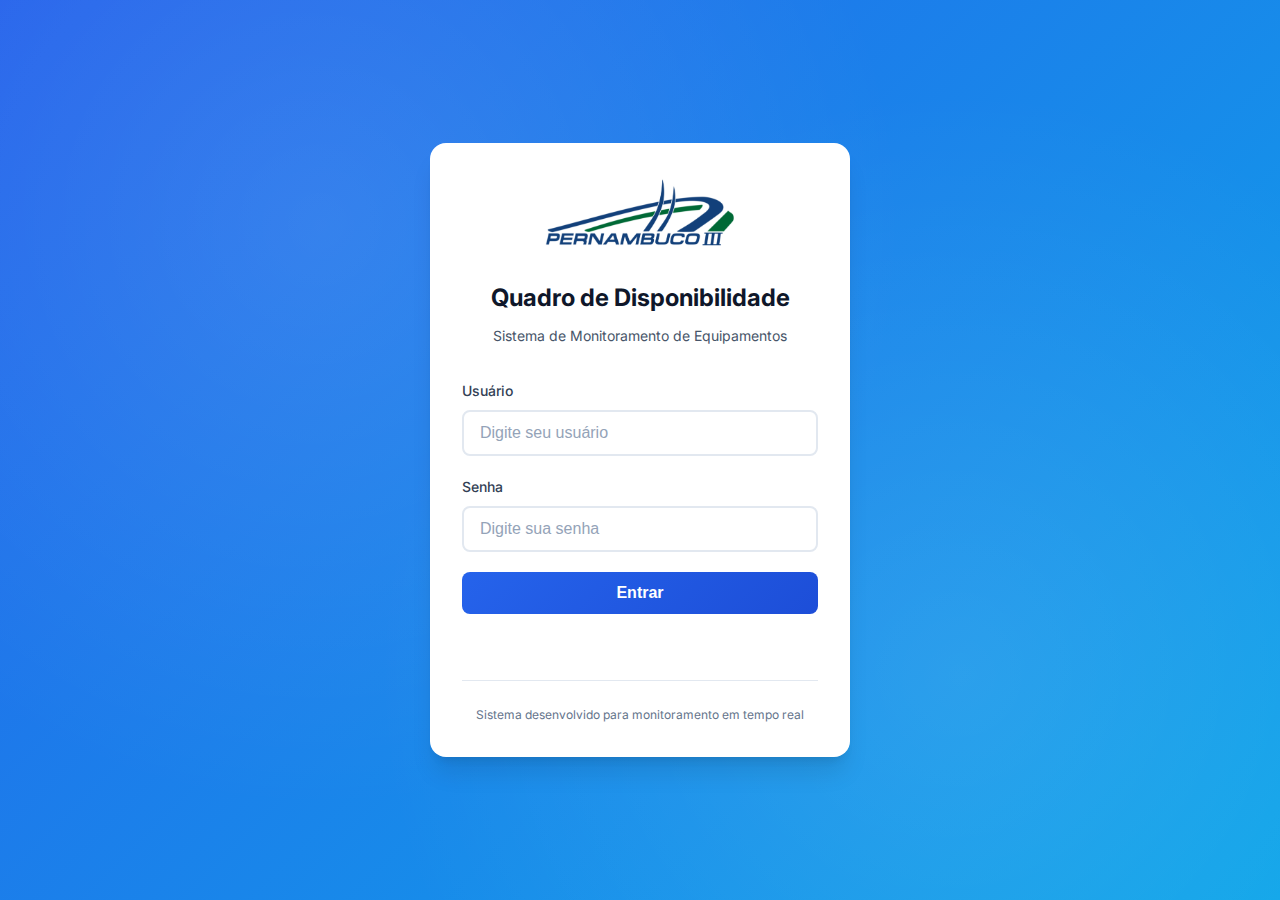
<file: index.html>
<!DOCTYPE html>
<html lang="pt-BR">
<head>
  <meta charset="UTF-8">
  <meta name="viewport" content="width=device-width, initial-scale=1">
  <title>Acesso - Quadro de Disponibilidade</title>
  <link rel="stylesheet" href="style.css">
  <link rel="preconnect" href="https://fonts.googleapis.com">
  <link rel="preconnect" href="https://fonts.gstatic.com" crossorigin>
  <link href="https://fonts.googleapis.com/css2?family=Inter:wght@300;400;500;600;700&display=swap" rel="stylesheet">
  <link rel="icon" type="image/png" href="favicon.png">
</head>
<body>
  <div class="login-container">
    <div class="login-card">
      <div class="logo-section">
        <img src="logomarca.png" alt="Logo Pernambuco III" class="logo">
        <h1 class="system-title">Quadro de Disponibilidade</h1>
        <p class="system-subtitle">Sistema de Monitoramento de Equipamentos</p>
      </div>
      
      <form class="login-form" id="loginForm">
        <div class="input-group">
          <label for="login" class="input-label">Usuário</label>
          <input type="text" id="login" class="input-field" placeholder="Digite seu usuário" required>
        </div>
        
        <div class="input-group">
          <label for="senha" class="input-label">Senha</label>
          <input type="password" id="senha" class="input-field" placeholder="Digite sua senha" required>
        </div>
        
        <button type="submit" class="login-button">
          <span class="button-text">Entrar</span>
          <div class="button-loader" style="display: none;"></div>
        </button>
        
        <div id="mensagem" class="error-message"></div>
      </form>
      
      <div class="login-footer">
        <p>Sistema desenvolvido para monitoramento em tempo real</p>
      </div>
    </div>
    
    <div class="background-pattern"></div>
  </div>

  <script>
    document.getElementById('loginForm').addEventListener('submit', function(e) {
      e.preventDefault();
      entrar();
    });

    function entrar() {
      const login = document.getElementById("login").value.toLowerCase().trim();
      const senha = document.getElementById("senha").value;
      const mensagem = document.getElementById("mensagem");
      const button = document.querySelector('.login-button');
      const buttonText = document.querySelector('.button-text');
      const buttonLoader = document.querySelector('.button-loader');
      
      // Limpar mensagem anterior
      mensagem.textContent = "";
      mensagem.className = "error-message";
      
      // Mostrar loading
      buttonText.style.display = 'none';
      buttonLoader.style.display = 'block';
      button.disabled = true;
      
      // Simular delay de autenticação
      setTimeout(() => {
        if (login === "admin" && senha === "admin") {
          mensagem.textContent = "Login realizado com sucesso!";
          mensagem.className = "success-message";
          setTimeout(() => {
            window.location.href = "entrada.html";
          }, 1000);
        } else if (login === "operador" && senha === "operador") {
          mensagem.textContent = "Login realizado com sucesso!";
          mensagem.className = "success-message";
          setTimeout(() => {
            window.location.href = "status.html";
          }, 1000);
        } else {
          mensagem.textContent = "Usuário ou senha inválidos.";
          mensagem.className = "error-message show";
          
          // Restaurar botão
          buttonText.style.display = 'block';
          buttonLoader.style.display = 'none';
          button.disabled = false;
        }
      }, 1500);
    }
  </script>
</body>
</html>
</file>
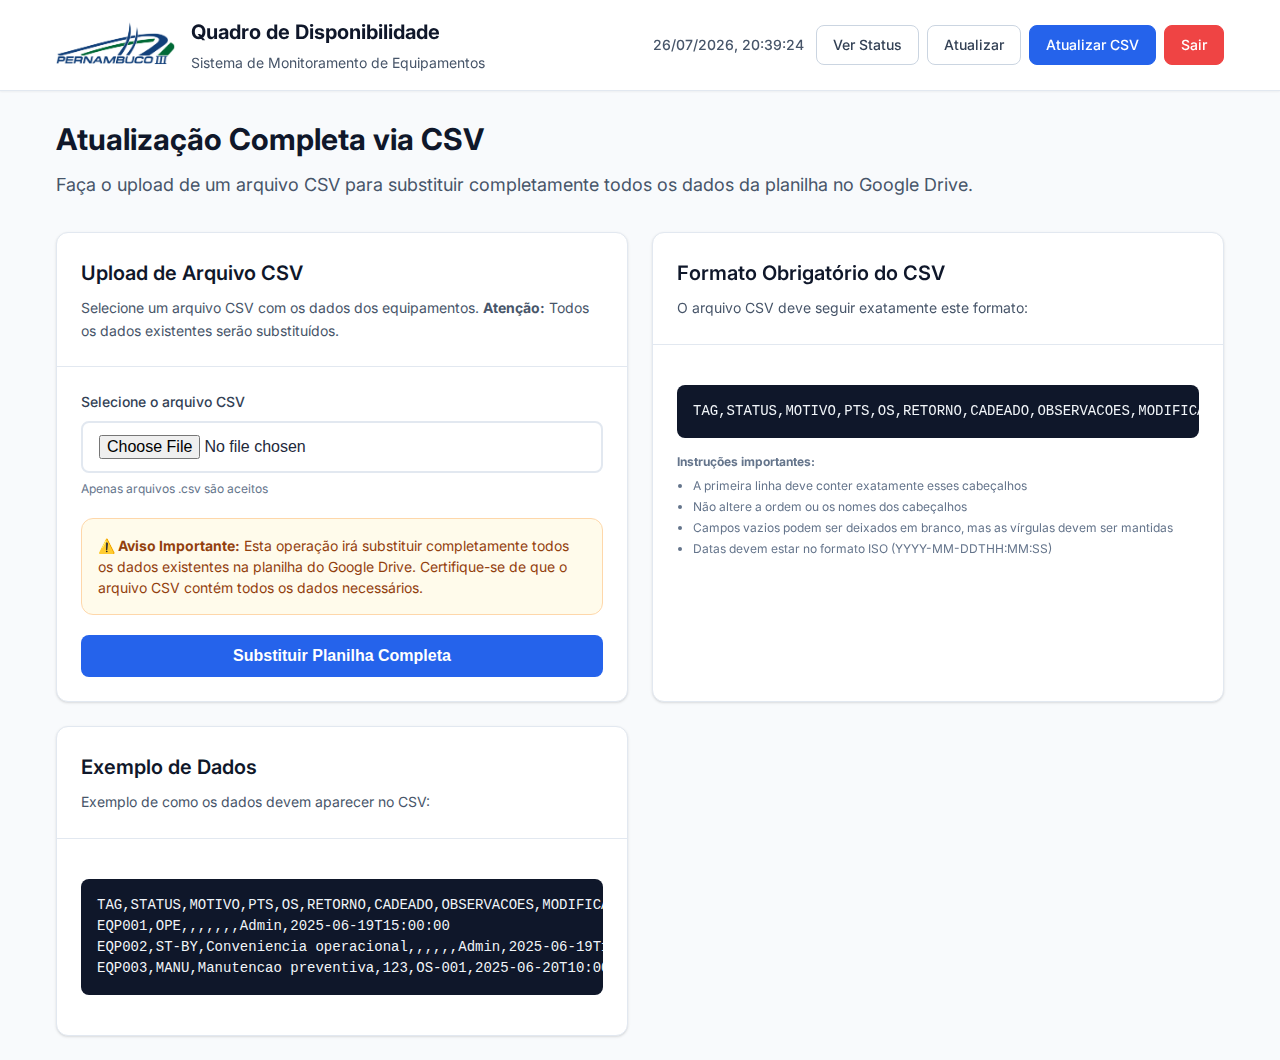
<file: csv_update.html>
<!DOCTYPE html>
<html lang="pt-BR">
<head>
  <meta charset="UTF-8" />
  <meta name="viewport" content="width=device-width, initial-scale=1.0"/>
  <title>Atualizar CSV - Pernambuco III</title>
  <link rel="stylesheet" href="style.css">
  <link rel="preconnect" href="https://fonts.googleapis.com">
  <link rel="preconnect" href="https://fonts.gstatic.com" crossorigin>
  <link href="https://fonts.googleapis.com/css2?family=Inter:wght@300;400;500;600;700&display=swap" rel="stylesheet">
  <link rel="icon" type="image/png" href="favicon.png">
</head>
<body>
  <header class="main-header">
    <div class="header-content">
      <div class="header-left">
        <img src="logomarca.png" alt="Logo Pernambuco III" class="header-logo">
        <div>
          <div class="header-title">Quadro de Disponibilidade</div>
          <div class="header-subtitle">Sistema de Monitoramento de Equipamentos</div>
        </div>
      </div>
      <div class="header-right">
        <div class="header-time" id="relogio"></div>
        <nav class="header-nav">
          <a href="status.html" class="nav-button">Ver Status</a>
          <a href="entrada.html" class="nav-button">Atualizar</a>
          <a href="csv_update.html" class="nav-button primary">Atualizar CSV</a>
          <a href="index.html" class="nav-button danger">Sair</a>
        </nav>
      </div>
    </div>
  </header>

  <div class="main-container">
    <div class="page-title">Atualização Completa via CSV</div>
    <div class="page-description">Faça o upload de um arquivo CSV para substituir completamente todos os dados da planilha no Google Drive.</div>
    
    <div class="form-grid">
      <div class="card">
        <div class="card-header">
          <div class="card-title">Upload de Arquivo CSV</div>
          <div class="card-description">Selecione um arquivo CSV com os dados dos equipamentos. <strong>Atenção:</strong> Todos os dados existentes serão substituídos.</div>
        </div>
        <div class="card-content">
          <form id="csv-upload-form">
            <div class="form-group">
              <label class="form-label" for="csvFile">Selecione o arquivo CSV</label>
              <input type="file" id="csvFile" class="form-input" accept=".csv" required>
              <div class="form-help">Apenas arquivos .csv são aceitos</div>
            </div>

            <div class="form-group">
              <div class="alert alert-warning">
                <strong>⚠️ Aviso Importante:</strong> Esta operação irá substituir completamente todos os dados existentes na planilha do Google Drive. Certifique-se de que o arquivo CSV contém todos os dados necessários.
              </div>
            </div>

            <button type="submit" class="form-button full-width">
              <span id="button-text">Substituir Planilha Completa</span>
              <div id="button-loader" class="loading-spinner" style="display: none;"></div>
            </button>
            
            <div id="mensagem" style="display:none;"></div>
          </form>
        </div>
      </div>

      <div class="card">
        <div class="card-header">
          <div class="card-title">Formato Obrigatório do CSV</div>
          <div class="card-description">O arquivo CSV deve seguir exatamente este formato:</div>
        </div>
        <div class="card-content">
          <pre class="code-block">TAG,STATUS,MOTIVO,PTS,OS,RETORNO,CADEADO,OBSERVACOES,MODIFICADO_POR,DATA</pre>
          <div class="form-help">
            <p><strong>Instruções importantes:</strong></p>
            <ul>
              <li>A primeira linha deve conter exatamente esses cabeçalhos</li>
              <li>Não altere a ordem ou os nomes dos cabeçalhos</li>
              <li>Campos vazios podem ser deixados em branco, mas as vírgulas devem ser mantidas</li>
              <li>Datas devem estar no formato ISO (YYYY-MM-DDTHH:MM:SS)</li>
            </ul>
          </div>
        </div>
      </div>

      <div class="card">
        <div class="card-header">
          <div class="card-title">Exemplo de Dados</div>
          <div class="card-description">Exemplo de como os dados devem aparecer no CSV:</div>
        </div>
        <div class="card-content">
          <pre class="code-block">TAG,STATUS,MOTIVO,PTS,OS,RETORNO,CADEADO,OBSERVACOES,MODIFICADO_POR,DATA
EQP001,OPE,,,,,,,Admin,2025-06-19T15:00:00
EQP002,ST-BY,Conveniencia operacional,,,,,,Admin,2025-06-19T15:00:00
EQP003,MANU,Manutencao preventiva,123,OS-001,2025-06-20T10:00,CADEADO-A,Teste,Admin,2025-06-19T15:00:00</pre>
        </div>
      </div>
    </div>
  </div>

  <script>
    // Endpoint do Google Apps Script
    const endpoint = "https://script.google.com/macros/s/AKfycbwSwlJATYl9L0GHOwNrGzRnhRsrNbaZedUd0lLGujwiF4noP8xHP8dUH9SrfVh7fAi0Sw/exec";
    
    // Inicialização
    document.addEventListener("DOMContentLoaded", function() {
      atualizarRelogio();
      setInterval(atualizarRelogio, 1000);
    });

    // Atualizar relógio
    function atualizarRelogio() {
      const agora = new Date();
      const relogio = document.getElementById("relogio");
      relogio.textContent = agora.toLocaleString("pt-BR");
    }

    // Submissão do formulário de upload CSV
    document.getElementById("csv-upload-form").addEventListener("submit", function(e) {
      e.preventDefault();
      handleCsvUpload();
    });

    async function handleCsvUpload() {
      const fileInput = document.getElementById("csvFile");
      const file = fileInput.files[0];
      const mensagem = document.getElementById("mensagem");
      const buttonText = document.getElementById("button-text");
      const buttonLoader = document.getElementById("button-loader");
      const submitButton = document.querySelector("button[type=\"submit\"]");

      if (!file) {
        mostrarMensagem("Por favor, selecione um arquivo CSV para upload.", "error");
        return;
      }

      // Validar se é um arquivo CSV
      if (!file.name.toLowerCase().endsWith('.csv')) {
        mostrarMensagem("Por favor, selecione apenas arquivos .csv", "error");
        return;
      }

      // Mostrar loading
      buttonText.style.display = "none";
      buttonLoader.style.display = "inline-block";
      submitButton.disabled = true;

      const reader = new FileReader();
      reader.onload = async function(e) {
        try {
          const csvText = e.target.result;
          const lines = csvText.split(/\r\n|\n/).filter(line => line.trim() !== ""); // Remove linhas vazias
          
          if (lines.length < 2) {
            throw new Error("O arquivo CSV deve conter pelo menos um cabeçalho e uma linha de dados.");
          }

          const headers = lines[0].split(",").map(h => h.trim());
          const expectedHeaders = ["TAG", "STATUS", "MOTIVO", "PTS", "OS", "RETORNO", "CADEADO", "OBSERVACOES", "MODIFICADO_POR", "DATA"];
          
          // Validar cabeçalhos
          if (JSON.stringify(headers) !== JSON.stringify(expectedHeaders)) {
            throw new Error(`Cabeçalhos incorretos. Esperado: ${expectedHeaders.join(",")}. Encontrado: ${headers.join(",")}`);
          }

          const data = [];
          for (let i = 1; i < lines.length; i++) {
            const values = lines[i].split(",");
            const row = {};
            headers.forEach((header, index) => {
              row[header] = values[index] ? values[index].trim() : "";
            });
            data.push(row);
          }

          // Enviar dados para o Google Apps Script com tipo específico para substituição completa
          const response = await fetch(endpoint, {
            method: "POST",
            headers: {
              "Content-Type": "application/json",
            },
            body: JSON.stringify({ 
              type: "full_replace", // Tipo específico para substituição completa
              data: data 
            })
          });

          if (!response.ok) {
            throw new Error(`HTTP error! status: ${response.status}`);
          }

          const result = await response.json();
          if (result.success) {
            mostrarMensagem(`Planilha substituída com sucesso! ${data.length} registros foram carregados.`, "success");
            fileInput.value = ""; // Limpa o input do arquivo
          } else {
            throw new Error(result.error || "Erro desconhecido ao processar o CSV");
          }
        } catch (error) {
          console.error("Erro ao processar CSV:", error);
          mostrarMensagem(`Erro ao processar CSV: ${error.message}`, "error");
        } finally {
          // Restaurar botão
          buttonText.style.display = "inline";
          buttonLoader.style.display = "none";
          submitButton.disabled = false;
        }
      };
      
      reader.onerror = function() {
        mostrarMensagem("Erro ao ler o arquivo CSV.", "error");
        // Restaurar botão
        buttonText.style.display = "inline";
        buttonLoader.style.display = "none";
        submitButton.disabled = false;
      };
      
      reader.readAsText(file);
    }

    function mostrarMensagem(texto, tipo) {
      const mensagem = document.getElementById("mensagem");
      mensagem.textContent = texto;
      mensagem.className = `message ${tipo}`;
      mensagem.style.display = "block";
      
      setTimeout(() => {
        mensagem.style.display = "none";
      }, 8000); // Mensagem fica visível por mais tempo para dar tempo de ler
    }
  </script>
</body>
</html>
</file>
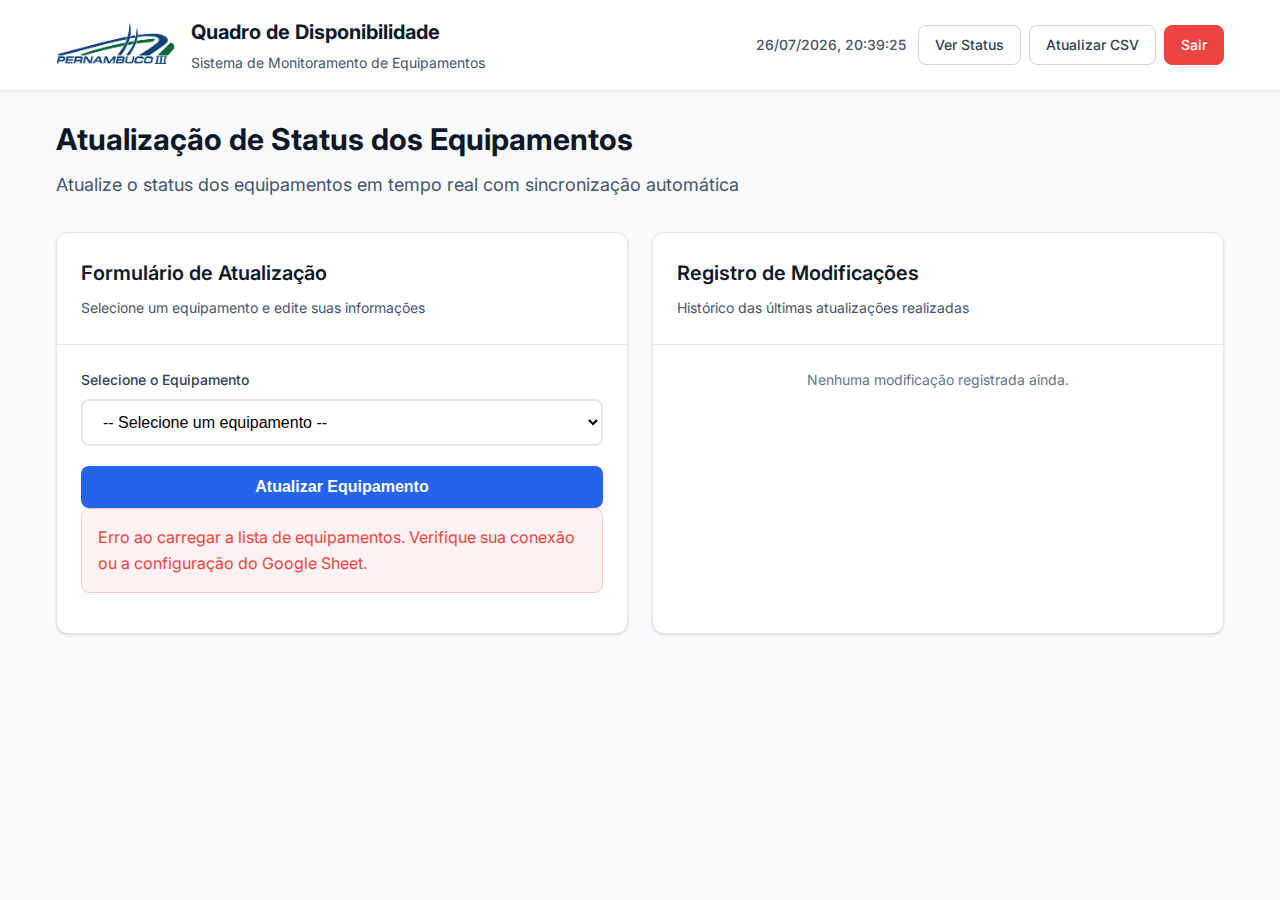
<file: entrada.html>
<!DOCTYPE html>
<html lang="pt-BR">
<head>
  <meta charset="UTF-8" />
  <meta name="viewport" content="width=device-width, initial-scale=1.0"/>
  <title>Entrada de Dados - Pernambuco III</title>
  <link rel="stylesheet" href="style.css">
  <link rel="preconnect" href="https://fonts.googleapis.com">
  <link rel="preconnect" href="https://fonts.gstatic.com" crossorigin>
  <link href="https://fonts.googleapis.com/css2?family=Inter:wght@300;400;500;600;700&display=swap" rel="stylesheet">
  <link rel="icon" type="image/png" href="favicon.png">
</head>
<body>
  <header class="main-header">
    <div class="header-content">
      <div class="header-left">
        <img src="logomarca.png" alt="Logo Pernambuco III" class="header-logo">
        <div>
          <div class="header-title">Quadro de Disponibilidade</div>
          <div class="header-subtitle">Sistema de Monitoramento de Equipamentos</div>
        </div>
      </div>
      <div class="header-right">
        <div class="header-time" id="relogio"></div>
        <nav class="header-nav">
          <a href="status.html" class="nav-button">Ver Status</a>
          <a href="csv_update.html" class="nav-button">Atualizar CSV</a>
          <a href="index.html" class="nav-button danger">Sair</a>
        </nav>
      </div>
    </div>
  </header>

  <div class="main-container">
    <div class="page-title">Atualização de Status dos Equipamentos</div>
    <div class="page-description">Atualize o status dos equipamentos em tempo real com sincronização automática</div>
    
    <div class="form-grid">
      <div class="card">
        <div class="card-header">
          <div class="card-title">Formulário de Atualização</div>
          <div class="card-description">Selecione um equipamento e edite suas informações</div>
        </div>
        <div class="card-content">
          <form id="form-status">
            <div class="form-group">
              <label class="form-label" for="dispositivo">Selecione o Equipamento</label>
              <select id="dispositivo" class="form-select" onchange="carregarDadosEquipamento()" required>
                <option value="">-- Selecione um equipamento --</option>
              </select>
            </div>

            <div id="dados-equipamento" style="display:none;">
              <div class="form-group">
                <label class="form-label" for="status">Status</label>
                <select id="status" class="form-select" onchange="atualizarCampos()" required>
                  <option value="">-- Selecione o status --</option>
                  <option value="OPE">Em Operação</option>
                  <option value="ST-BY">Em Stand-by</option>
                  <option value="MANU">Em Manutenção</option>
                </select>
              </div>

              <div id="standby-opcoes" class="form-group" style="display:none;">
                <label class="form-label" for="motivo">Motivo do Stand-by</label>
                <select id="motivo-standby" class="form-select">
                  <option value="">-- Selecione o motivo --</option>
                  <option value="Conveniencia operacional">Conveniência operacional</option>
                  <option value="Conveniencia do sistema">Conveniência do sistema</option>
                </select>
              </div>

              <div id="manutencao-campos" style="display:none;">
                <div class="form-group">
                  <label class="form-label" for="motivo-manutencao">Motivo da Manutenção</label>
                  <input type="text" id="motivo-manutencao" class="form-input" placeholder="Digite o motivo da manutenção">
                </div>
              </div>

              <div class="form-group">
                <label class="form-label" for="pts">Nº da PTS</label>
                <input type="text" id="pts" class="form-input" placeholder="Digite o número da PTS">
              </div>
              
              <div class="form-group">
                <label class="form-label" for="os">Nº da OS</label>
                <input type="text" id="os" class="form-input" placeholder="Digite o número da OS">
              </div>
              
              <div class="form-group">
                <label class="form-label" for="retorno">Previsão de retorno</label>
                <input type="datetime-local" id="retorno" class="form-input">
              </div>

              <div class="form-group">
                <label class="form-label" for="cadeado">Nº do Cadeado</label>
                <input type="text" id="cadeado" class="form-input" placeholder="Digite o número do cadeado">
              </div>

              <div class="form-group">
                <label class="form-label" for="observacoes">Observações (Máx. 100 caracteres)</label>
                <textarea id="observacoes" class="form-textarea" maxlength="100" rows="3" placeholder="Adicione observações sobre o status..."></textarea>
              </div>

              <div class="form-group">
                <label class="form-label" for="modificado_por">Modificado por</label>
                <input type="text" id="modificado_por" class="form-input" placeholder="Nome do responsável pela modificação" value="admin">
              </div>
            </div>

            <button type="submit" class="form-button full-width">
              <span id="button-text">Atualizar Equipamento</span>
              <div id="button-loader" class="loading-spinner" style="display: none;"></div>
            </button>
            
            <div id="mensagem" style="display:none;"></div>
          </form>
        </div>
      </div>

      <div class="card">
        <div class="card-header">
          <div class="card-title">Registro de Modificações</div>
          <div class="card-description">Histórico das últimas atualizações realizadas</div>
        </div>
        <div class="card-content">
          <div id="registro-lista">
            <p class="text-center text-sm" style="color: var(--gray-500);">Nenhuma modificação registrada ainda.</p>
          </div>
        </div>
      </div>
    </div>
  </div>

  <script>
    // Endpoint do Google Apps Script
    const endpoint = "https://script.google.com/macros/s/AKfycbwSwlJATYl9L0GHOwNrGzRnhRsrNbaZedUd0lLGujwiF4noP8xHP8dUH9SrfVh7fAi0Sw/exec";
    
    let equipamentosData = []; // Variável para armazenar os dados dos equipamentos
    let equipamentoSelecionado = null; // Equipamento atualmente selecionado

    // Inicialização
    document.addEventListener("DOMContentLoaded", function() {
      carregarEquipamentosDoSheet(); // Carrega equipamentos do Google Sheet
      carregarRegistros();
      atualizarRelogio();
      setInterval(atualizarRelogio, 1000);
      setInterval(carregarRegistros, 30000); // Atualiza a cada 30 segundos
    });

    // Carregar equipamentos do Google Sheet e preencher o dropdown
    async function carregarEquipamentosDoSheet() {
      const select = document.getElementById("dispositivo");
      select.innerHTML = "<option value=\"\">-- Selecione um equipamento --</option>"; // Limpa e adiciona opção padrão

      try {
        const response = await fetch(endpoint);
        const data = await response.json();
        equipamentosData = data; // Armazena os dados completos

        // Preencher o dropdown com as TAGs dos equipamentos
        equipamentosData.forEach(equip => {
          const option = document.createElement("option");
          option.value = equip.TAG;
          option.textContent = equip.TAG; // Exibe apenas a TAG
          select.appendChild(option);
        });
      } catch (error) {
        console.error("Erro ao carregar equipamentos do Google Sheet:", error);
        mostrarMensagem("Erro ao carregar a lista de equipamentos. Verifique sua conexão ou a configuração do Google Sheet.", "error");
      }
    }

    // Carregar dados do equipamento selecionado
    function carregarDadosEquipamento() {
      const select = document.getElementById("dispositivo");
      const dadosContainer = document.getElementById("dados-equipamento");
      
      if (select.value) {
        equipamentoSelecionado = equipamentosData.find(e => e.TAG === select.value);
        if (equipamentoSelecionado) {
          // Preencher todos os campos do formulário com os dados existentes
          document.getElementById("status").value = equipamentoSelecionado.STATUS || "";
          document.getElementById("pts").value = equipamentoSelecionado.PTS || "";
          document.getElementById("os").value = equipamentoSelecionado.OS || "";
          document.getElementById("retorno").value = equipamentoSelecionado.RETORNO ? new Date(equipamentoSelecionado.RETORNO).toISOString().slice(0,16) : "";
          document.getElementById("cadeado").value = equipamentoSelecionado.CADEADO || "";
          document.getElementById("observacoes").value = equipamentoSelecionado.OBSERVACOES || "";
          document.getElementById("modificado_por").value = equipamentoSelecionado.MODIFICADO_POR || "admin";
          
          // Preencher motivo baseado no status atual
          if (equipamentoSelecionado.STATUS === "ST-BY") {
            document.getElementById("motivo-standby").value = equipamentoSelecionado.MOTIVO || "";
          } else if (equipamentoSelecionado.STATUS === "MANU") {
            document.getElementById("motivo-manutencao").value = equipamentoSelecionado.MOTIVO || "";
          }
          
          atualizarCampos(); // Atualiza a visibilidade dos campos condicionais
          dadosContainer.style.display = "block";
        }
      } else {
        dadosContainer.style.display = "none";
        equipamentoSelecionado = null;
      }
    }

    // Atualizar campos baseado no status selecionado
    function atualizarCampos() {
      const status = document.getElementById("status").value;
      const standbyOpcoes = document.getElementById("standby-opcoes");
      const manutencaoCampos = document.getElementById("manutencao-campos");
      
      // Esconder todos os campos condicionais
      standbyOpcoes.style.display = "none";
      manutencaoCampos.style.display = "none";
      
      // Mostrar campos baseado no status
      if (status === "ST-BY") {
        standbyOpcoes.style.display = "block";
      } else if (status === "MANU") {
        manutencaoCampos.style.display = "block";
      }
    }

    // Atualizar relógio
    function atualizarRelogio() {
      const agora = new Date();
      const relogio = document.getElementById("relogio");
      relogio.textContent = agora.toLocaleString("pt-BR");
    }

    // Carregar registros do Google Sheets
    function carregarRegistros() {
      fetch(endpoint)
        .then(response => response.json())
        .then(data => {
          renderizarRegistros(data.slice(0, 10)); // Mostrar apenas os 10 mais recentes
        })
        .catch(error => {
          console.error("Erro ao carregar registros:", error);
        });
    }

    // Renderizar registros
    function renderizarRegistros(registros) {
      const lista = document.getElementById("registro-lista");
      
      if (registros.length === 0) {
        lista.innerHTML = "<p class=\"text-center text-sm\" style=\"color: var(--gray-500);\">Nenhuma modificação registrada ainda.</p>";
        return;
      }
      
      lista.innerHTML = registros.map(registro => `
        <div class="equipamento-card" style="margin-bottom: var(--spacing-4);">
          <div class="equipamento-header">
            <div class="equipamento-nome">${registro.TAG || "N/A"}</div>
            <span class="status-badge ${(registro.STATUS || "").toLowerCase()}">${registro.STATUS || "N/A"}</span>
          </div>
          <div class="equipamento-detalhes">
            ${registro.MOTIVO ? `<div class="equipamento-detail"><span class="detail-label">Motivo:</span><span class="detail-value">${registro.MOTIVO}</span></div>` : ""}
            ${registro.PTS ? `<div class="equipamento-detail"><span class="detail-label">PTS:</span><span class="detail-value">${registro.PTS}</span></div>` : ""}
            ${registro.OS ? `<div class="equipamento-detail"><span class="detail-label">OS:</span><span class="detail-value">${registro.OS}</span></div>` : ""}
            ${registro.OBSERVACOES ? `<div class="equipamento-detail"><span class="detail-label">Observações:</span><span class="detail-value">${registro.OBSERVACOES}</span></div>` : ""}
          </div>
          <div class="equipamento-footer">
            Por: ${registro.MODIFICADO_POR || "N/A"} • ${registro.DATA ? new Date(registro.DATA).toLocaleString("pt-BR") : "N/A"}
          </div>
        </div>
      `).join("");
    }

    // Submissão do formulário
    document.getElementById("form-status").addEventListener("submit", function(e) {
      e.preventDefault();
      salvarEquipamento();
    });

    async function salvarEquipamento() {
      const mensagem = document.getElementById("mensagem");
      const buttonText = document.getElementById("button-text");
      const buttonLoader = document.getElementById("button-loader");
      const submitButton = document.querySelector("button[type=\"submit\"]");
      
      // Validações
      const dispositivo = document.getElementById("dispositivo").value;
      const status = document.getElementById("status").value;
      
      if (!dispositivo || !equipamentoSelecionado) {
        mostrarMensagem("Por favor, selecione um equipamento.", "error");
        return;
      }
      
      if (!status) {
        mostrarMensagem("Por favor, selecione um status.", "error");
        return;
      }
      
      // Mostrar loading
      buttonText.style.display = "none";
      buttonLoader.style.display = "inline-block";
      submitButton.disabled = true;
      
      // Determinar o motivo baseado no status
      let motivo = "";
      if (status === "ST-BY") {
        motivo = document.getElementById("motivo-standby").value || "";
      } else if (status === "MANU") {
        motivo = document.getElementById("motivo-manutencao").value || "";
      }
      
      // Preparar dados atualizados para toda a linha
      const dados = {
        type: "update_row", // Tipo específico para atualização de linha
        TAG: dispositivo,
        STATUS: status,
        MOTIVO: motivo,
        PTS: document.getElementById("pts").value || "",
        OS: document.getElementById("os").value || "",
        RETORNO: document.getElementById("retorno").value || "",
        CADEADO: document.getElementById("cadeado").value || "",
        OBSERVACOES: document.getElementById("observacoes").value || "",
        MODIFICADO_POR: document.getElementById("modificado_por").value || "admin",
        DATA: new Date().toISOString()
      };
      
      // Enviar para Google Sheets
      try {
        const response = await fetch(endpoint, {
          method: "POST",
          headers: {
            "Content-Type": "application/json",
          },
          body: JSON.stringify(dados)
        });
        
        if (!response.ok) {
          throw new Error(`HTTP error! status: ${response.status}`);
        }
        
        const result = await response.json();
        if (result.success) {
          mostrarMensagem("Equipamento atualizado com sucesso!", "success");
          
          // Recarregar dados para atualizar a lista
          await carregarEquipamentosDoSheet();
          carregarRegistros();
          
          // Manter o equipamento selecionado e recarregar seus dados
          document.getElementById("dispositivo").value = dispositivo;
          carregarDadosEquipamento();
        } else {
          mostrarMensagem(`Erro ao atualizar equipamento: ${result.error || "Erro desconhecido"}`, "error");
        }
        
      } catch (error) {
        console.error("Erro:", error);
        mostrarMensagem("Erro ao atualizar equipamento. Tente novamente.", "error");
      } finally {
        // Restaurar botão
        buttonText.style.display = "inline";
        buttonLoader.style.display = "none";
        submitButton.disabled = false;
      }
    }

    function mostrarMensagem(texto, tipo) {
      const mensagem = document.getElementById("mensagem");
      mensagem.textContent = texto;
      mensagem.className = `message ${tipo}`;
      mensagem.style.display = "block";
      
      setTimeout(() => {
        mensagem.style.display = "none";
      }, 5000);
    }
  </script>
</body>
</html>
</file>
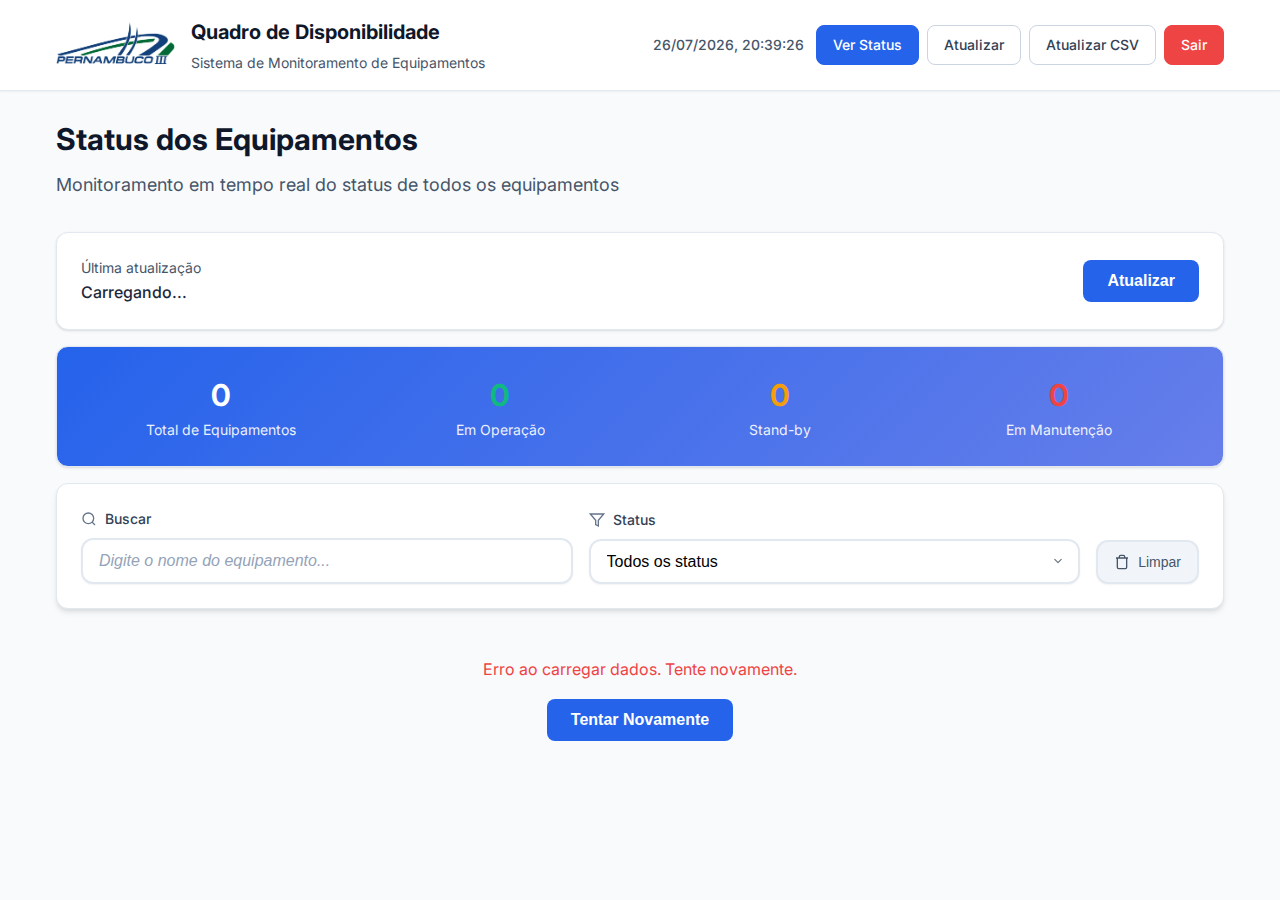
<file: status.html>
<!DOCTYPE html>
<html lang="pt-BR">
<head>
  <meta charset="UTF-8" />
  <meta name="viewport" content="width=device-width, initial-scale=1.0"/>
  <title>Status - Pernambuco III</title>
  <link rel="stylesheet" href="style.css">
  <link rel="preconnect" href="https://fonts.googleapis.com">
  <link rel="preconnect" href="https://fonts.gstatic.com" crossorigin>
  <link href="https://fonts.googleapis.com/css2?family=Inter:wght@300;400;500;600;700&display=swap" rel="stylesheet">
  <link rel="icon" type="image/png" href="favicon.png">
</head>
<body>
  <header class="main-header">
    <div class="header-content">
      <div class="header-left">
        <img src="logomarca.png" alt="Logo Pernambuco III" class="header-logo">
        <div>
          <div class="header-title">Quadro de Disponibilidade</div>
          <div class="header-subtitle">Sistema de Monitoramento de Equipamentos</div>
        </div>
      </div>
      <div class="header-right">
        <div class="header-time" id="relogio"></div>
        <nav class="header-nav">
          <a href="status.html" class="nav-button primary">Ver Status</a>
          <a href="entrada.html" class="nav-button">Atualizar</a>
          <a href="csv_update.html" class="nav-button">Atualizar CSV</a>
          <a href="index.html" class="nav-button danger">Sair</a>
        </nav>
      </div>
    </div>
  </header>

  <div class="main-container">
    <div class="page-title">Status dos Equipamentos</div>
    <div class="page-description">Monitoramento em tempo real do status de todos os equipamentos</div>
    
    <div class="card mb-4">
      <div class="card-content">
        <div class="flex items-center justify-between">
          <div>
            <div class="text-sm" style="color: var(--gray-600);">Última atualização</div>
            <div id="ultima-atualizacao" class="font-medium">Carregando...</div>
          </div>
          <button onclick="carregarEquipamentos()" class="form-button">
            <span id="refresh-text">Atualizar</span>
            <div id="refresh-loader" class="loading-spinner" style="display: none;"></div>
          </button>
        </div>
      </div>
    </div>

    <div class="card mb-4" style="border-radius: 12px; background: linear-gradient(135deg, var(--primary-color) 0%, #667eea 100%); color: white;">
      <div class="card-content">
        <div class="flex items-center gap-6">
          <div class="text-center" style="flex: 1;">
            <div id="total-equipamentos" class="text-3xl font-bold" style="color: white;">0</div>
            <div class="text-sm opacity-90">Total de Equipamentos</div>
          </div>
          <div class="text-center" style="flex: 1;">
            <div id="total-operacao" class="text-3xl font-bold" style="color: #10b981;">0</div>
            <div class="text-sm opacity-90">Em Operação</div>
          </div>
          <div class="text-center" style="flex: 1;">
            <div id="total-standby" class="text-3xl font-bold" style="color: #f59e0b;">0</div>
            <div class="text-sm opacity-90">Stand-by</div>
          </div>
          <div class="text-center" style="flex: 1;">
            <div id="total-manutencao" class="text-3xl font-bold" style="color: #ef4444;">0</div>
            <div class="text-sm opacity-90">Em Manutenção</div>
          </div>
        </div>
      </div>
    </div>

    <div class="card mb-4" style="border-radius: 12px; box-shadow: 0 4px 6px -1px rgba(0, 0, 0, 0.1), 0 2px 4px -1px rgba(0, 0, 0, 0.06);">
      <div class="card-content">
        <div class="modern-filters">
          <div class="filter-group">
            <div class="filter-label">
              <svg width="16" height="16" viewBox="0 0 24 24" fill="none" stroke="currentColor" stroke-width="2">
                <circle cx="11" cy="11" r="8"></circle>
                <path d="m21 21-4.35-4.35"></path>
              </svg>
              Buscar
            </div>
            <input type="text" id="filtro-busca" class="modern-input" placeholder="Digite o nome do equipamento...">
          </div>
          
          <div class="filter-group">
            <div class="filter-label">
              <svg width="16" height="16" viewBox="0 0 24 24" fill="none" stroke="currentColor" stroke-width="2">
                <polygon points="22,3 2,3 10,12.46 10,19 14,21 14,12.46"></polygon>
              </svg>
              Status
            </div>
            <select id="filtro-status" class="modern-select">
              <option value="">Todos os status</option>
              <option value="OPE">🟢 Em Operação</option>
              <option value="ST-BY">🟡 Stand-by</option>
              <option value="MANU">🔴 Em Manutenção</option>
            </select>
          </div>

          <div class="filter-actions">
            <button onclick="limparFiltros()" class="filter-clear-btn">
              <svg width="16" height="16" viewBox="0 0 24 24" fill="none" stroke="currentColor" stroke-width="2">
                <path d="M3 6h18"></path>
                <path d="M19 6v14c0 1-1 2-2 2H7c-1 0-2-1-2-2V6"></path>
                <path d="M8 6V4c0-1 1-2 2-2h4c1 0 2 1 2 2v2"></path>
              </svg>
              Limpar
            </button>
          </div>
        </div>
      </div>
    </div>
    
    <div id="loading-container" class="text-center" style="padding: var(--spacing-8);">
      <div class="loading-spinner" style="margin: 0 auto var(--spacing-4);"></div>
      <div style="color: var(--gray-600);">Carregando equipamentos...</div>
    </div>
    
    <div class="equipamentos-grid" id="equipamentos-container" style="display: none;"></div>
    
    <div id="no-results" class="text-center" style="padding: var(--spacing-8); display: none;">
      <div style="color: var(--gray-500);">Nenhum equipamento encontrado com os filtros aplicados.</div>
    </div>
  </div>

  <script>
    // Endpoint do Google Apps Script
    const endpoint = "https://script.google.com/macros/s/AKfycbwSwlJATYl9L0GHOwNrGzRnhRsrNbaZedUd0lLGujwiF4noP8xHP8dUH9SrfVh7fAi0Sw/exec";
    
    let equipamentosData = [];
    let equipamentosFiltrados = [];

    // Inicialização
    document.addEventListener("DOMContentLoaded", function() {
      carregarEquipamentos();
      atualizarRelogio();
      setInterval(atualizarRelogio, 1000);
      setInterval(carregarEquipamentos, 30000); // Atualiza a cada 30 segundos
      
      // Event listeners para filtros
      document.getElementById("filtro-busca").addEventListener("input", aplicarFiltros);
      document.getElementById("filtro-status").addEventListener("change", aplicarFiltros);
    });

    // Atualizar relógio
    function atualizarRelogio() {
      const agora = new Date();
      const relogio = document.getElementById("relogio");
      relogio.textContent = agora.toLocaleString("pt-BR");
    }

    // Carregar equipamentos do Google Sheets
    function carregarEquipamentos() {
      const refreshText = document.getElementById("refresh-text");
      const refreshLoader = document.getElementById("refresh-loader");
      const refreshButton = document.querySelector("button[onclick=\"carregarEquipamentos()\"]");
      
      // Mostrar loading no botão
      if (refreshText && refreshLoader) {
        refreshText.style.display = "none";
        refreshLoader.style.display = "inline-block";
        refreshButton.disabled = true;
      }
      
      fetch(endpoint)
        .then(response => response.json())
        .then(data => {
          equipamentosData = data;
          aplicarFiltros();
          atualizarEstatisticas();
          atualizarUltimaAtualizacao();
          
          // Esconder loading e mostrar conteúdo
          document.getElementById("loading-container").style.display = "none";
          document.getElementById("equipamentos-container").style.display = "grid";
        })
        .catch(error => {
          console.error("Erro ao carregar equipamentos:", error);
          document.getElementById("loading-container").innerHTML = `
            <div style="color: var(--error-color);">Erro ao carregar dados. Tente novamente.</div>
            <button onclick="carregarEquipamentos()" class="form-button" style="margin-top: var(--spacing-4);">Tentar Novamente</button>
          `;
        })
        .finally(() => {
          // Restaurar botão
          if (refreshText && refreshLoader) {
            refreshText.style.display = "inline";
            refreshLoader.style.display = "none";
            refreshButton.disabled = false;
          }
        });
    }

    // Aplicar filtros
    function aplicarFiltros() {
      const busca = document.getElementById("filtro-busca").value.toLowerCase();
      const statusFiltro = document.getElementById("filtro-status").value;
      
      equipamentosFiltrados = equipamentosData.filter(equip => {
        const matchBusca = !busca || 
          (equip.TAG && equip.TAG.toLowerCase().includes(busca)) ||
          (equip.NOME && equip.NOME.toLowerCase().includes(busca));
        
        const matchStatus = !statusFiltro || equip.STATUS === statusFiltro;
        
        return matchBusca && matchStatus;
      });
      
      renderizarEquipamentos();
    }

    // Limpar filtros
    function limparFiltros() {
      document.getElementById("filtro-busca").value = "";
      document.getElementById("filtro-status").value = "";
      aplicarFiltros();
    }

    // Renderizar equipamentos
    function renderizarEquipamentos() {
      const container = document.getElementById("equipamentos-container");
      const noResults = document.getElementById("no-results");
      
      if (equipamentosFiltrados.length === 0) {
        container.style.display = "none";
        noResults.style.display = "block";
        return;
      }
      
      container.style.display = "grid";
      noResults.style.display = "none";
      
      container.innerHTML = equipamentosFiltrados.map(equip => `
        <div class="equipamento-card fade-in">
          <div class="equipamento-header">
            <div class="equipamento-nome">${equip.TAG || "N/A"}</div>
            <span class="status-badge ${(equip.STATUS || "").toLowerCase().replace("-", "")}">${equip.STATUS || "N/A"}</span>
          </div>
          <div class="equipamento-detalhes">
            ${equip.MOTIVO ? `
              <div class="equipamento-detail">
                <span class="detail-label">Motivo:</span>
                <span class="detail-value">${equip.MOTIVO}</span>
              </div>
            ` : ""}
            ${equip.PTS ? `
              <div class="equipamento-detail">
                <span class="detail-label">PTS:</span>
                <span class="detail-value">${equip.PTS}</span>
              </div>
            ` : ""}
            ${equip.OS ? `
              <div class="equipamento-detail">
                <span class="detail-label">OS:</span>
                <span class="detail-value">${equip.OS}</span>
              </div>
            ` : ""}
            ${equip.RETORNO ? `
              <div class="equipamento-detail">
                <span class="detail-label">Retorno:</span>
                <span class="detail-value">${new Date(equip.RETORNO).toLocaleString("pt-BR")}</span>
              </div>
            ` : ""}
            ${equip.CADEADO ? `
              <div class="equipamento-detail">
                <span class="detail-label">Cadeado:</span>
                <span class="detail-value">${equip.CADEADO}</span>
              </div>
            ` : ""}
            ${equip.OBSERVACOES ? `
              <div class="equipamento-detail">
                <span class="detail-label">Observações:</span>
                <span class="detail-value">${equip.OBSERVACOES}</span>
              </div>
            ` : ""}
          </div>
          <div class="equipamento-footer">
            ${equip.MODIFICADO_POR ? `Por: ${equip.MODIFICADO_POR}` : ""} 
            ${equip.DATA ? `• ${new Date(equip.DATA).toLocaleString("pt-BR")}` : ""}
          </div>
        </div>
      `).join("");
    }

    // Atualizar estatísticas
    function atualizarEstatisticas() {
      const total = equipamentosData.length;
      const operacao = equipamentosData.filter(e => e.STATUS === "OPE").length;
      const standby = equipamentosData.filter(e => e.STATUS === "ST-BY").length;
      const manutencao = equipamentosData.filter(e => e.STATUS === "MANU").length;
      
      document.getElementById("total-equipamentos").textContent = total;
      document.getElementById("total-operacao").textContent = operacao;
      document.getElementById("total-standby").textContent = standby;
      document.getElementById("total-manutencao").textContent = manutencao;
    }

    // Atualizar última atualização
    function atualizarUltimaAtualizacao() {
      const agora = new Date();
      document.getElementById("ultima-atualizacao").textContent = agora.toLocaleString("pt-BR");
    }
  </script>
</body>
</html>
</file>
<file: style.css>
/* Reset e configurações base */
* {
  margin: 0;
  padding: 0;
  box-sizing: border-box;
}

:root {
  /* Cores principais */
  --primary-color: #2563eb;
  --primary-hover: #1d4ed8;
  --primary-light: #dbeafe;
  --secondary-color: #64748b;
  --accent-color: #0ea5e9;
  
  /* Cores de status */
  --success-color: #10b981;
  --warning-color: #f59e0b;
  --error-color: #ef4444;
  --info-color: #3b82f6;
  
  /* Cores neutras */
  --white: #ffffff;
  --gray-50: #f8fafc;
  --gray-100: #f1f5f9;
  --gray-200: #e2e8f0;
  --gray-300: #cbd5e1;
  --gray-400: #94a3b8;
  --gray-500: #64748b;
  --gray-600: #475569;
  --gray-700: #334155;
  --gray-800: #1e293b;
  --gray-900: #0f172a;
  
  /* Tipografia */
  --font-family: 'Inter', -apple-system, BlinkMacSystemFont, 'Segoe UI', Roboto, sans-serif;
  --font-size-xs: 0.75rem;
  --font-size-sm: 0.875rem;
  --font-size-base: 1rem;
  --font-size-lg: 1.125rem;
  --font-size-xl: 1.25rem;
  --font-size-2xl: 1.5rem;
  --font-size-3xl: 1.875rem;
  --font-size-4xl: 2.25rem;
  
  /* Espaçamentos */
  --spacing-1: 0.25rem;
  --spacing-2: 0.5rem;
  --spacing-3: 0.75rem;
  --spacing-4: 1rem;
  --spacing-5: 1.25rem;
  --spacing-6: 1.5rem;
  --spacing-8: 2rem;
  --spacing-10: 2.5rem;
  --spacing-12: 3rem;
  --spacing-16: 4rem;
  
  /* Bordas */
  --border-radius-sm: 0.375rem;
  --border-radius: 0.5rem;
  --border-radius-lg: 0.75rem;
  --border-radius-xl: 1rem;
  
  /* Sombras */
  --shadow-sm: 0 1px 2px 0 rgb(0 0 0 / 0.05);
  --shadow: 0 1px 3px 0 rgb(0 0 0 / 0.1), 0 1px 2px -1px rgb(0 0 0 / 0.1);
  --shadow-md: 0 4px 6px -1px rgb(0 0 0 / 0.1), 0 2px 4px -2px rgb(0 0 0 / 0.1);
  --shadow-lg: 0 10px 15px -3px rgb(0 0 0 / 0.1), 0 4px 6px -4px rgb(0 0 0 / 0.1);
  --shadow-xl: 0 20px 25px -5px rgb(0 0 0 / 0.1), 0 8px 10px -6px rgb(0 0 0 / 0.1);
}

body {
  font-family: var(--font-family);
  line-height: 1.6;
  color: var(--gray-800);
  background-color: var(--gray-50);
  -webkit-font-smoothing: antialiased;
  -moz-osx-font-smoothing: grayscale;
}

/* === PÁGINA DE LOGIN === */
.login-container {
  min-height: 100vh;
  display: flex;
  align-items: center;
  justify-content: center;
  padding: var(--spacing-4);
  position: relative;
  background: linear-gradient(135deg, var(--primary-color) 0%, var(--accent-color) 100%);
}

.background-pattern {
  position: absolute;
  top: 0;
  left: 0;
  right: 0;
  bottom: 0;
  background-image: 
    radial-gradient(circle at 25% 25%, rgba(255, 255, 255, 0.1) 0%, transparent 50%),
    radial-gradient(circle at 75% 75%, rgba(255, 255, 255, 0.1) 0%, transparent 50%);
  pointer-events: none;
}

.login-card {
  background: var(--white);
  border-radius: var(--border-radius-xl);
  box-shadow: var(--shadow-xl);
  padding: var(--spacing-8);
  width: 100%;
  max-width: 420px;
  position: relative;
  z-index: 1;
}

.logo-section {
  text-align: center;
  margin-bottom: var(--spacing-8);
}

.logo {
  height: 80px;
  width: auto;
  margin-bottom: var(--spacing-4);
}

.system-title {
  font-size: var(--font-size-2xl);
  font-weight: 700;
  color: var(--gray-900);
  margin-bottom: var(--spacing-2);
}

.system-subtitle {
  font-size: var(--font-size-sm);
  color: var(--gray-600);
  font-weight: 400;
}

.login-form {
  margin-bottom: var(--spacing-6);
}

.input-group {
  margin-bottom: var(--spacing-5);
}

.input-label {
  display: block;
  font-size: var(--font-size-sm);
  font-weight: 500;
  color: var(--gray-700);
  margin-bottom: var(--spacing-2);
}

.input-field {
  width: 100%;
  padding: var(--spacing-3) var(--spacing-4);
  border: 2px solid var(--gray-200);
  border-radius: var(--border-radius);
  font-size: var(--font-size-base);
  transition: all 0.2s ease;
  background-color: var(--white);
}

.input-field:focus {
  outline: none;
  border-color: var(--primary-color);
  box-shadow: 0 0 0 3px rgba(37, 99, 235, 0.1);
}

.input-field::placeholder {
  color: var(--gray-400);
}

.login-button {
  width: 100%;
  padding: var(--spacing-3) var(--spacing-4);
  background: linear-gradient(135deg, var(--primary-color) 0%, var(--primary-hover) 100%);
  color: var(--white);
  border: none;
  border-radius: var(--border-radius);
  font-size: var(--font-size-base);
  font-weight: 600;
  cursor: pointer;
  transition: all 0.2s ease;
  position: relative;
  overflow: hidden;
}

.login-button:hover:not(:disabled) {
  transform: translateY(-1px);
  box-shadow: var(--shadow-lg);
}

.login-button:disabled {
  cursor: not-allowed;
  opacity: 0.7;
}

.button-loader {
  width: 20px;
  height: 20px;
  border: 2px solid rgba(255, 255, 255, 0.3);
  border-top: 2px solid var(--white);
  border-radius: 50%;
  animation: spin 1s linear infinite;
  margin: 0 auto;
}

@keyframes spin {
  0% { transform: rotate(0deg); }
  100% { transform: rotate(360deg); }
}

.error-message, .success-message {
  font-size: var(--font-size-sm);
  text-align: center;
  padding: var(--spacing-3);
  border-radius: var(--border-radius);
  margin-top: var(--spacing-4);
  opacity: 0;
  transform: translateY(-10px);
  transition: all 0.3s ease;
}

.error-message.show, .success-message {
  opacity: 1;
  transform: translateY(0);
}

.error-message {
  background-color: #fef2f2;
  color: var(--error-color);
  border: 1px solid #fecaca;
}

.success-message {
  background-color: #f0fdf4;
  color: var(--success-color);
  border: 1px solid #bbf7d0;
}

.login-footer {
  text-align: center;
  padding-top: var(--spacing-6);
  border-top: 1px solid var(--gray-200);
}

.login-footer p {
  font-size: var(--font-size-xs);
  color: var(--gray-500);
}

/* === HEADER PRINCIPAL === */
.main-header {
  background: var(--white);
  border-bottom: 1px solid var(--gray-200);
  padding: var(--spacing-4) 0;
  position: sticky;
  top: 0;
  z-index: 100;
  box-shadow: var(--shadow-sm);
}

.header-content {
  max-width: 1200px;
  margin: 0 auto;
  padding: 0 var(--spacing-4);
  display: flex;
  align-items: center;
  justify-content: space-between;
}

.header-left {
  display: flex;
  align-items: center;
  gap: var(--spacing-4);
}

.header-logo {
  height: 50px;
  width: auto;
}

.header-title {
  font-size: var(--font-size-xl);
  font-weight: 700;
  color: var(--gray-900);
}

.header-subtitle {
  font-size: var(--font-size-sm);
  color: var(--gray-600);
  margin-top: var(--spacing-1);
}

.header-right {
  display: flex;
  align-items: center;
  gap: var(--spacing-3);
}

.header-time {
  font-size: var(--font-size-sm);
  color: var(--gray-600);
  font-weight: 500;
}

.header-nav {
  display: flex;
  gap: var(--spacing-2);
}

.nav-button {
  padding: var(--spacing-2) var(--spacing-4);
  border: 1px solid var(--gray-300);
  background: var(--white);
  color: var(--gray-700);
  text-decoration: none;
  border-radius: var(--border-radius);
  font-size: var(--font-size-sm);
  font-weight: 500;
  transition: all 0.2s ease;
}

.nav-button:hover {
  background: var(--gray-50);
  border-color: var(--gray-400);
}

.nav-button.primary {
  background: var(--primary-color);
  color: var(--white);
  border-color: var(--primary-color);
}

.nav-button.primary:hover {
  background: var(--primary-hover);
}

.nav-button.danger {
  background: var(--error-color);
  color: var(--white);
  border-color: var(--error-color);
}

.nav-button.danger:hover {
  background: #dc2626;
}

/* === CONTAINER PRINCIPAL === */
.main-container {
  max-width: 1200px;
  margin: 0 auto;
  padding: var(--spacing-6) var(--spacing-4);
}

.page-title {
  font-size: var(--font-size-3xl);
  font-weight: 700;
  color: var(--gray-900);
  margin-bottom: var(--spacing-2);
}

.page-description {
  font-size: var(--font-size-lg);
  color: var(--gray-600);
  margin-bottom: var(--spacing-8);
}

/* === CARDS === */
.card {
  background: var(--white);
  border-radius: var(--border-radius-lg);
  box-shadow: var(--shadow);
  border: 1px solid var(--gray-200);
  overflow: hidden;
}

.card-header {
  padding: var(--spacing-6);
  border-bottom: 1px solid var(--gray-200);
}

.card-title {
  font-size: var(--font-size-xl);
  font-weight: 600;
  color: var(--gray-900);
  margin-bottom: var(--spacing-2);
}

.card-description {
  font-size: var(--font-size-sm);
  color: var(--gray-600);
}

.card-content {
  padding: var(--spacing-6);
}

/* === FORMULÁRIOS === */
.form-grid {
  display: grid;
  grid-template-columns: 1fr 1fr;
  gap: var(--spacing-6);
}

.form-group {
  margin-bottom: var(--spacing-5);
}

.form-label {
  display: block;
  font-size: var(--font-size-sm);
  font-weight: 500;
  color: var(--gray-700);
  margin-bottom: var(--spacing-2);
}

.form-input, .form-select, .form-textarea {
  width: 100%;
  padding: var(--spacing-3) var(--spacing-4);
  border: 2px solid var(--gray-200);
  border-radius: var(--border-radius);
  font-size: var(--font-size-base);
  transition: all 0.2s ease;
  background-color: var(--white);
}

.form-input:focus, .form-select:focus, .form-textarea:focus {
  outline: none;
  border-color: var(--primary-color);
  box-shadow: 0 0 0 3px rgba(37, 99, 235, 0.1);
}

.form-textarea {
  resize: vertical;
  min-height: 80px;
}

.form-button {
  padding: var(--spacing-3) var(--spacing-6);
  background: var(--primary-color);
  color: var(--white);
  border: none;
  border-radius: var(--border-radius);
  font-size: var(--font-size-base);
  font-weight: 600;
  cursor: pointer;
  transition: all 0.2s ease;
}

.form-button:hover {
  background: var(--primary-hover);
  transform: translateY(-1px);
  box-shadow: var(--shadow-md);
}

.form-button.full-width {
  width: 100%;
}

/* === STATUS BADGES === */
.status-badge {
  display: inline-flex;
  align-items: center;
  padding: var(--spacing-1) var(--spacing-3);
  border-radius: var(--border-radius-sm);
  font-size: var(--font-size-xs);
  font-weight: 600;
  text-transform: uppercase;
  letter-spacing: 0.05em;
}

.status-badge.ope {
  background: #dcfce7;
  color: #166534;
}

.status-badge.stby {
  background: #fef3c7;
  color: #92400e;
}

.status-badge.manu {
  background: #fee2e2;
  color: #991b1b;
}

/* === GRID DE EQUIPAMENTOS === */
.equipamentos-grid {
  display: grid;
  grid-template-columns: repeat(auto-fill, minmax(320px, 1fr));
  gap: var(--spacing-4);
}

.equipamento-card {
  background: var(--white);
  border-radius: var(--border-radius-lg);
  box-shadow: var(--shadow);
  border: 1px solid var(--gray-200);
  padding: var(--spacing-5);
  transition: all 0.2s ease;
}

.equipamento-card:hover {
  transform: translateY(-2px);
  box-shadow: var(--shadow-lg);
}

.equipamento-header {
  display: flex;
  justify-content: space-between;
  align-items: flex-start;
  margin-bottom: var(--spacing-4);
}

.equipamento-nome {
  font-size: var(--font-size-lg);
  font-weight: 600;
  color: var(--gray-900);
  line-height: 1.4;
}

.equipamento-detalhes {
  space-y: var(--spacing-2);
}

.equipamento-detail {
  display: flex;
  justify-content: space-between;
  align-items: center;
  padding: var(--spacing-2) 0;
  border-bottom: 1px solid var(--gray-100);
  font-size: var(--font-size-sm);
}

.equipamento-detail:last-child {
  border-bottom: none;
}

.detail-label {
  font-weight: 500;
  color: var(--gray-600);
}

.detail-value {
  color: var(--gray-900);
  text-align: right;
}

.equipamento-footer {
  margin-top: var(--spacing-4);
  padding-top: var(--spacing-4);
  border-top: 1px solid var(--gray-100);
  font-size: var(--font-size-xs);
  color: var(--gray-500);
}

/* === MENSAGENS === */
.message {
  padding: var(--spacing-4);
  border-radius: var(--border-radius);
  margin-bottom: var(--spacing-4);
  border: 1px solid;
}

.message.success {
  background: #f0fdf4;
  color: var(--success-color);
  border-color: #bbf7d0;
}

.message.error {
  background: #fef2f2;
  color: var(--error-color);
  border-color: #fecaca;
}

.message.warning {
  background: #fffbeb;
  color: var(--warning-color);
  border-color: #fed7aa;
}

.message.info {
  background: #eff6ff;
  color: var(--info-color);
  border-color: #bfdbfe;
}

/* === LOADING === */
.loading-spinner {
  display: inline-block;
  width: 20px;
  height: 20px;
  border: 2px solid var(--gray-300);
  border-top: 2px solid var(--primary-color);
  border-radius: 50%;
  animation: spin 1s linear infinite;
}

/* === RESPONSIVIDADE === */
@media (max-width: 768px) {
  .header-content {
    flex-direction: column;
    gap: var(--spacing-4);
    text-align: center;
  }
  
  .header-right {
    flex-direction: column;
    width: 100%;
  }
  
  .header-nav {
    justify-content: center;
    flex-wrap: wrap;
  }
  
  .form-grid {
    grid-template-columns: 1fr;
  }
  
  .equipamentos-grid {
    grid-template-columns: 1fr;
  }
  
  .main-container {
    padding: var(--spacing-4);
  }
  
  .login-card {
    padding: var(--spacing-6);
  }
  
  .system-title {
    font-size: var(--font-size-xl);
  }
}

@media (max-width: 480px) {
  .nav-button {
    padding: var(--spacing-2) var(--spacing-3);
    font-size: var(--font-size-xs);
  }
  
  .equipamento-card {
    padding: var(--spacing-4);
  }
  
  .page-title {
    font-size: var(--font-size-2xl);
  }
}

/* === ANIMAÇÕES === */
@keyframes fadeIn {
  from {
    opacity: 0;
    transform: translateY(20px);
  }
  to {
    opacity: 1;
    transform: translateY(0);
  }
}

.fade-in {
  animation: fadeIn 0.5s ease-out;
}

/* === UTILITÁRIOS === */
.text-center { text-align: center; }
.text-right { text-align: right; }
.font-bold { font-weight: 700; }
.font-medium { font-weight: 500; }
.text-sm { font-size: var(--font-size-sm); }
.text-xs { font-size: var(--font-size-xs); }
.mb-4 { margin-bottom: var(--spacing-4); }
.mt-4 { margin-top: var(--spacing-4); }
.hidden { display: none; }
.flex { display: flex; }
.items-center { align-items: center; }
.justify-between { justify-content: space-between; }
.gap-4 { gap: var(--spacing-4); }


/* === FILTROS MODERNOS === */
.modern-filters {
  display: flex;
  align-items: flex-end;
  gap: var(--spacing-4);
  flex-wrap: wrap;
}

.filter-group {
  flex: 1;
  min-width: 200px;
}

.filter-label {
  display: flex;
  align-items: center;
  gap: var(--spacing-2);
  font-size: var(--font-size-sm);
  font-weight: 500;
  color: var(--gray-700);
  margin-bottom: var(--spacing-2);
}

.filter-label svg {
  color: var(--gray-500);
}

.modern-input {
  width: 100%;
  padding: var(--spacing-3) var(--spacing-4);
  border: 2px solid var(--gray-200);
  border-radius: var(--border-radius-lg);
  font-size: var(--font-size-base);
  transition: all 0.2s ease;
  background-color: var(--white);
  box-shadow: var(--shadow-sm);
}

.modern-input:focus {
  outline: none;
  border-color: var(--primary-color);
  box-shadow: 0 0 0 3px rgba(37, 99, 235, 0.1), var(--shadow-md);
  transform: translateY(-1px);
}

.modern-input::placeholder {
  color: var(--gray-400);
  font-style: italic;
}

.modern-select {
  width: 100%;
  padding: var(--spacing-3) var(--spacing-4);
  border: 2px solid var(--gray-200);
  border-radius: var(--border-radius-lg);
  font-size: var(--font-size-base);
  transition: all 0.2s ease;
  background-color: var(--white);
  box-shadow: var(--shadow-sm);
  cursor: pointer;
  background-image: url("data:image/svg+xml,%3csvg xmlns='http://www.w3.org/2000/svg' fill='none' viewBox='0 0 20 20'%3e%3cpath stroke='%236b7280' stroke-linecap='round' stroke-linejoin='round' stroke-width='1.5' d='m6 8 4 4 4-4'/%3e%3c/svg%3e");
  background-position: right var(--spacing-3) center;
  background-repeat: no-repeat;
  background-size: 16px;
  padding-right: var(--spacing-10);
  appearance: none;
}

.modern-select:focus {
  outline: none;
  border-color: var(--primary-color);
  box-shadow: 0 0 0 3px rgba(37, 99, 235, 0.1), var(--shadow-md);
  transform: translateY(-1px);
}

.filter-actions {
  display: flex;
  gap: var(--spacing-2);
  align-items: flex-end;
}

.filter-clear-btn {
  padding: var(--spacing-3) var(--spacing-4);
  background: var(--gray-100);
  color: var(--gray-600);
  border: 2px solid var(--gray-200);
  border-radius: var(--border-radius-lg);
  font-size: var(--font-size-sm);
  font-weight: 500;
  cursor: pointer;
  transition: all 0.2s ease;
  display: flex;
  align-items: center;
  gap: var(--spacing-2);
  box-shadow: var(--shadow-sm);
}

.filter-clear-btn:hover {
  background: var(--gray-200);
  border-color: var(--gray-300);
  transform: translateY(-1px);
  box-shadow: var(--shadow-md);
}

.filter-clear-btn svg {
  width: 16px;
  height: 16px;
}

/* === ALERTAS === */
.alert {
  padding: var(--spacing-4);
  border-radius: var(--border-radius-lg);
  border: 1px solid;
  margin-bottom: var(--spacing-4);
  font-size: var(--font-size-sm);
  line-height: 1.5;
}

.alert-warning {
  background: #fffbeb;
  color: #92400e;
  border-color: #fed7aa;
}

.alert-info {
  background: #eff6ff;
  color: #1e40af;
  border-color: #bfdbfe;
}

.alert-success {
  background: #f0fdf4;
  color: #166534;
  border-color: #bbf7d0;
}

.alert-error {
  background: #fef2f2;
  color: #991b1b;
  border-color: #fecaca;
}

/* === CÓDIGO === */
.code-block {
  background: var(--gray-900);
  color: var(--gray-100);
  padding: var(--spacing-4);
  border-radius: var(--border-radius);
  font-family: 'Monaco', 'Menlo', 'Ubuntu Mono', monospace;
  font-size: var(--font-size-sm);
  line-height: 1.5;
  overflow-x: auto;
  margin: var(--spacing-4) 0;
}

/* === HELP TEXT === */
.form-help {
  font-size: var(--font-size-xs);
  color: var(--gray-500);
  margin-top: var(--spacing-2);
  line-height: 1.4;
}

.form-help ul {
  margin: var(--spacing-2) 0;
  padding-left: var(--spacing-4);
}

.form-help li {
  margin-bottom: var(--spacing-1);
}

/* === RESPONSIVIDADE PARA FILTROS === */
@media (max-width: 768px) {
  .modern-filters {
    flex-direction: column;
    align-items: stretch;
  }
  
  .filter-group {
    min-width: auto;
  }
  
  .filter-actions {
    justify-content: center;
  }
}

/* === MELHORIAS VISUAIS ADICIONAIS === */
.text-2xl { font-size: var(--font-size-2xl); }
.text-3xl { font-size: var(--font-size-3xl); }
.opacity-90 { opacity: 0.9; }

/* === ANIMAÇÕES SUAVES === */
.modern-input, .modern-select, .filter-clear-btn {
  transition: all 0.2s cubic-bezier(0.4, 0, 0.2, 1);
}

.modern-input:hover, .modern-select:hover {
  border-color: var(--gray-300);
}
</file>
